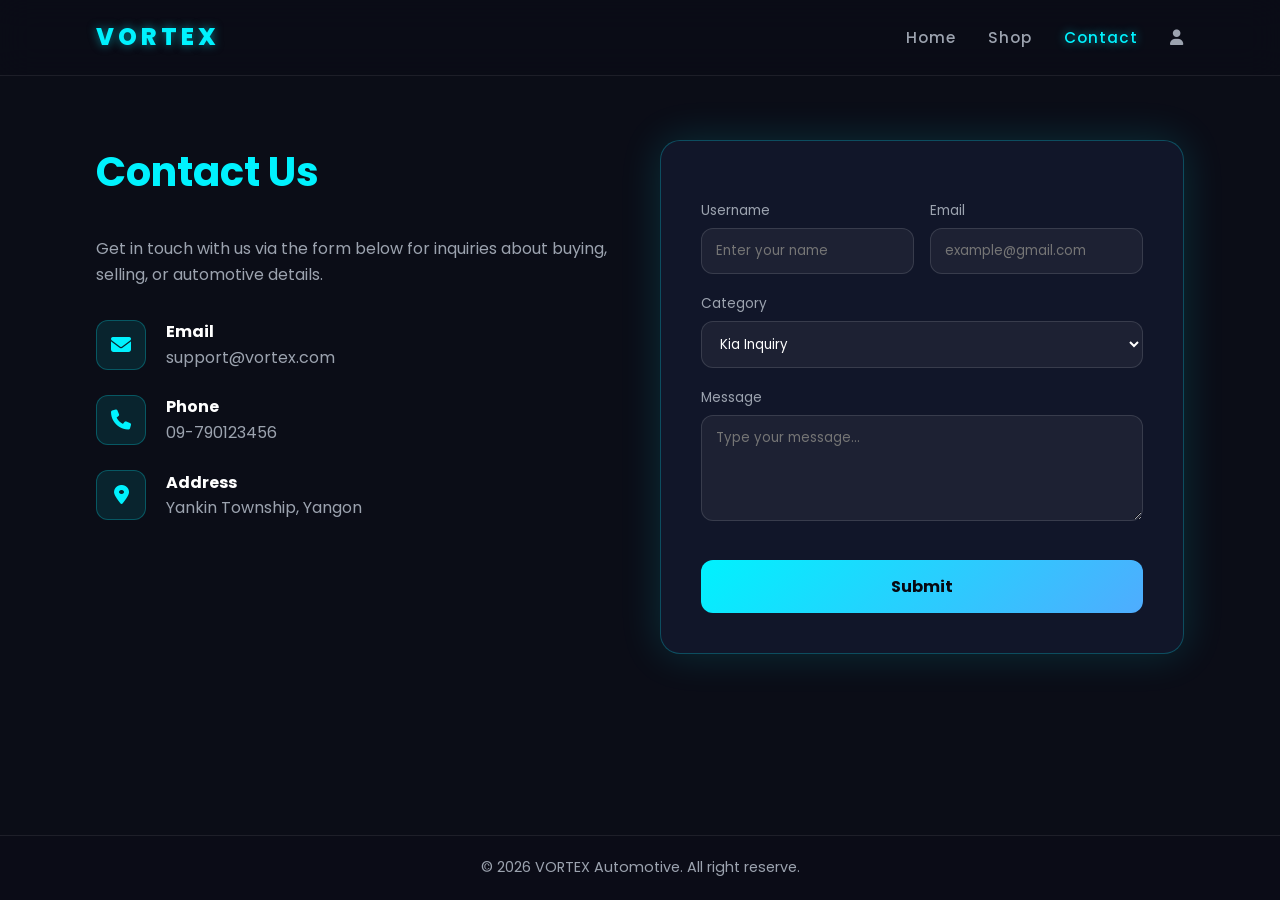
<file: website_project_hw/contant.html>
<!DOCTYPE html>
<html lang="en">
<head>
    <meta charset="UTF-8">
    <meta name="viewport" content="width=device-width, initial-scale=1.0">
    <title>Contact</title>
    <link rel="stylesheet" href="css/style.css">
    <link rel="stylesheet" href="https://cdnjs.cloudflare.com/ajax/libs/font-awesome/6.5.1/css/all.min.css" />
</head>
<body>
    <header>
        <nav>
            <a href="index.html" class="logo">VORTEX</a>

            <ul class="navbar">
                <li><a href="index.html">Home</a></li>
                <li><a href="shop.html">Shop</a></li>
                <li><a href="contant.html" class="active">Contact</a></li>
               <li><a href="profile.html"><i class="fa-solid fa-user"></i></a></li>
            </ul>
        </nav>
    </header>

    <main>
        <section id="contact_section">
            <div class="contact_container">
                <div class="left">
                    <h1>Contact Us</h1>
                    <p><p>Get in touch with us via the form below for inquiries about buying, selling, or automotive details.</p></p>

                    <div class="info_item">
                        <i class="fa-solid fa-envelope"></i>
                        <div class="info_text">
                            <h4>Email</h4>
                            <p>support@vortex.com</p>
                        </div>
                    </div>

                    <div class="info_item">
                        <i class="fa-solid fa-phone"></i>
                        <div class="info_text">
                            <h4>Phone</h4>
                            <p>09-790123456</p>
                        </div>
                    </div>

                    <div class="info_item">
                        <i class="fa-solid fa-location-dot"></i>
                        <div class="info_text">
                            <h4>Address</h4>
                            <p>Yankin Township, Yangon</p>
                        </div>
                    </div>
                </div>

                <div class="right">
                    <form>
                        <div class="first">
                            <div class="form_group">
                                <label>Username</label>
                                <input type="text" placeholder="Enter your name" required>
                            </div>

                            <div class="form_group">
                                <label>Email</label>
                                <input type="email" placeholder="example@gmail.com" required>
                            </div>
                        </div>

                        <div class="form_group">
                            <label>Category</label>
                            <select>
                                <option>Kia Inquiry</option>
                                <option>IM Inquiry</option>
                                <option>EV Inquiry</option>
                                <option>Sell My Car</option>
                            </select>
                        </div>

                        <div class="form_group">
                            <label>Message</label>
                            <textarea rows="4" placeholder="Type your message..." required></textarea>
                        </div>

                        <button type="submit">Submit</button>
                    </form>
                </div>
            </div>
        </section>
    </main>

    <footer>
        <p>&copy; 2026 VORTEX Automotive. All right reserve.</p>
    </footer>
</body>
</html>
</file>
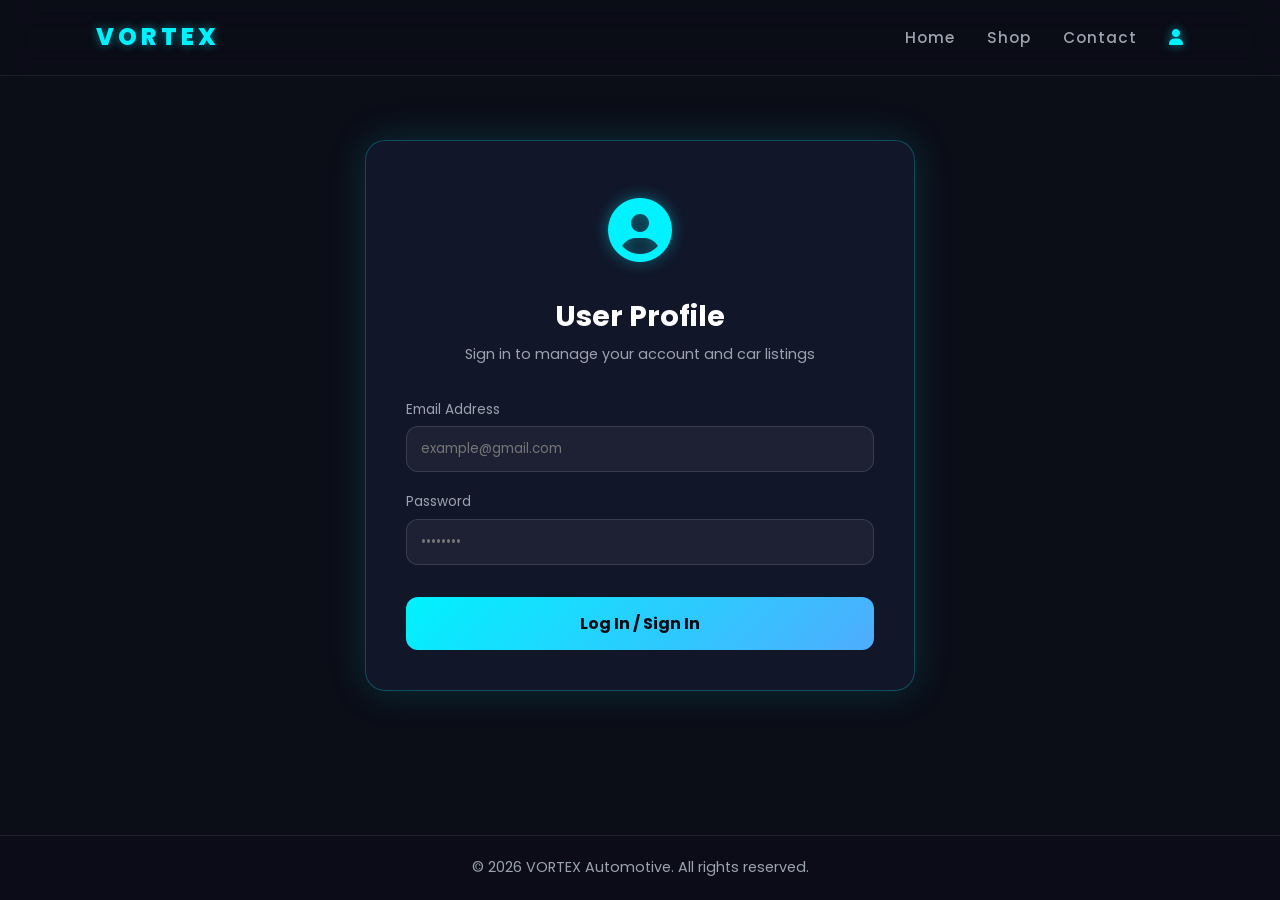
<file: website_project_hw/profile.html>
<!DOCTYPE html>
<html lang="en">
<head>
    <meta charset="UTF-8">
    <meta name="viewport" content="width=device-width, initial-scale=1.0">
    <title>Profile - VORTEX</title>
    <link rel="stylesheet" href="css/style.css">
    <link rel="stylesheet" href="https://cdnjs.cloudflare.com/ajax/libs/font-awesome/6.5.1/css/all.min.css" />
</head>
<body>
    <header>
        <nav>
            <a href="index.html" class="logo">VORTEX</a>

            <ul class="navbar">
                <li><a href="index.html">Home</a></li>
                <li><a href="shop.html">Shop</a></li>
                <li><a href="contant.html">Contact</a></li>
                <li><a href="profile.html" class="profile-icon active"><i class="fa-solid fa-user"></i></a></li>
            </ul>
        </nav>
    </header>

    <main>
        <section id="contact_section">
            <div class="contact_container profile-page-container">
                <div class="right">
                    
                    <!-- Profile Header -->
                    <div class="profile-header-box">
                        <div class="profile-avatar-icon">
                            <i class="fa-solid fa-user-circle"></i>
                        </div>
                        <h1>User Profile</h1>
                        <p>Sign in to manage your account and car listings</p>
                    </div>

                    <!-- Login Form -->
                    <form>
                        <div class="form_group">
                            <label>Email Address</label>
                            <input type="email" placeholder="example@gmail.com" required>
                        </div>

                        <div class="form_group">
                            <label>Password</label>
                            <input type="password" placeholder="••••••••" required>
                        </div>

                        <button type="submit">Log In / Sign In</button>
                    </form>

                </div>
            </div>
        </section>
    </main>

    <footer>
        <p>&copy; 2026 VORTEX Automotive. All rights reserved.</p>
    </footer>
</body>
</html>
</file>
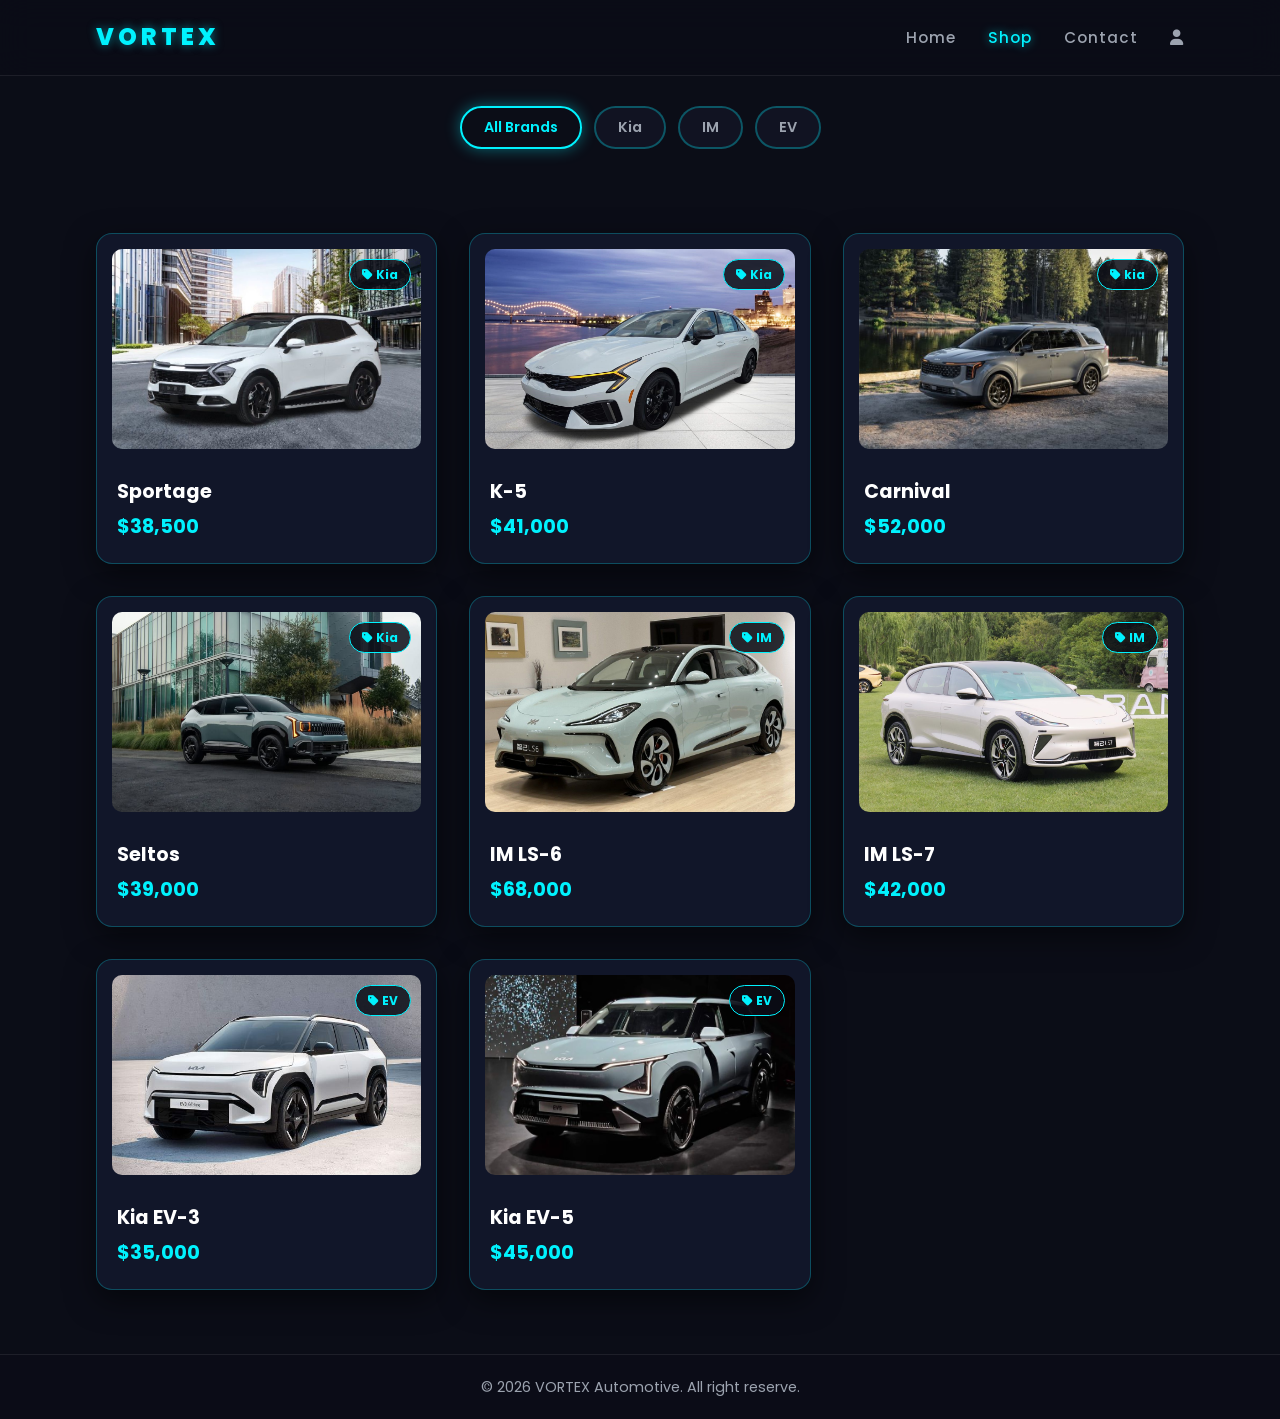
<file: website_project_hw/shop.html>
<!DOCTYPE html>
<html lang="en">
<head>
    <meta charset="UTF-8">
    <meta name="viewport" content="width=device-width, initial-scale=1.0">
    <title>Shop - VORTEX</title>
    <link rel="stylesheet" href="css/style.css">
    <link rel="stylesheet" href="https://cdnjs.cloudflare.com/ajax/libs/font-awesome/6.5.1/css/all.min.css" />
    
</head>

<body>
    <input type="radio" name="brand-filter" id="all" class="filter-radio" checked>
    <input type="radio" name="brand-filter" id="kia" class="filter-radio">
    <input type="radio" name="brand-filter" id="im" class="filter-radio">
    <input type="radio" name="brand-filter" id="ev" class="filter-radio">

    <input type="radio" name="modal-group" id="modal-car1" class="modal-radio">
    <input type="radio" name="modal-group" id="modal-car2" class="modal-radio">
    <input type="radio" name="modal-group" id="modal-car3" class="modal-radio">
    <input type="radio" name="modal-group" id="modal-car4" class="modal-radio">
    <input type="radio" name="modal-group" id="modal-car5" class="modal-radio">
    <input type="radio" name="modal-group" id="modal-car6" class="modal-radio">
    <input type="radio" name="modal-group" id="modal-car7" class="modal-radio">
    <input type="radio" name="modal-group" id="modal-car8" class="modal-radio">
    
    <input type="radio" name="modal-group" id="modal-close" class="modal-radio" checked>

    <header>
        <nav>
            <a href="index.html" class="logo">VORTEX</a>

            <ul class="navbar">
                <li><a href="index.html">Home</a></li>
                <li><a href="shop.html" class="active">Shop</a></li>
                <li><a href="contant.html">Contact</a></li>
                <li><a href="profile.html"><i class="fa-solid fa-user"></i></a></li>
            </ul>
        </nav>
    </header>

    <main>
       
        <div class="filter-container">
            <label for="all" class="filter-btn">All Brands</label>
            <label for="kia" class="filter-btn">Kia</label>
            <label for="im" class="filter-btn">IM</label>
            <label for="ev" class="filter-btn">EV</label>
        </div>

        <section id="product">
            <div class="product_cotainer">
                
            
                <div class="card kia">
                    <div class="image">
                        <label for="modal-car1">
                            <img src="images/slide10.jpg" alt="Kia">
                        </label>
                        <span><i class="fa-solid fa-tag"></i> Kia</span>
                    </div>
                    <div class="details">
                        <h2>Sportage</h2>
                        <p>$38,500</p>
                    </div>
                </div>

                <div class="card kia">
                    <div class="image">
                        <label for="modal-car2">
                            <img src="images/slide4.jpg" alt="Kia">
                        </label>
                        <span><i class="fa-solid fa-tag"></i> Kia</span>
                    </div>
                    <div class="details">
                        <h2>K-5</h2>
                        <p>$41,000</p>
                    </div>
                </div>

                <div class="card kia">
                    <div class="image">
                        <label for="modal-car3">
                            <img src="images/slide5.jpg" alt="Kia">
                        </label>
                        <span><i class="fa-solid fa-tag"></i> kia</span>
                    </div>
                    <div class="details">
                        <h2>Carnival</h2>
                        <p>$52,000</p>
                    </div>
                </div>

                <div class="card kia">
                    <div class="image">
                        <label for="modal-car4">
                            <img src="images/slide2.jpg" alt="Kia">
                        </label>
                        <span><i class="fa-solid fa-tag"></i> Kia</span>
                    </div>
                    <div class="details">
                        <h2>Seltos</h2>
                        <p>$39,000</p>
                    </div>
                </div>

                <div class="card im">
                    <div class="image">
                        <label for="modal-car5">
                            <img src="images/slide6.jpg" alt="IM">
                        </label>
                        <span><i class="fa-solid fa-tag"></i> IM</span>
                    </div>
                    <div class="details">
                        <h2>IM LS-6</h2>
                        <p>$68,000</p>
                    </div>
                </div>

            
                <div class="card im">
                    <div class="image">
                        <label for="modal-car6">
                            <img src="images/slide7.jpg" alt="IM">
                        </label>
                        <span><i class="fa-solid fa-tag"></i> IM</span>
                    </div>
                    <div class="details">
                        <h2>IM LS-7</h2>
                        <p>$42,000</p>
                    </div>
                </div>
<div class="card kia ev">
     <div class="image">
                        <label for="modal-car6">
                            <img src="images/slide8.jpg" alt="Kia">
                        </label>
                        <span><i class="fa-solid fa-tag"></i> EV</span>
                    </div>
                    <div class="details">
                        <h2>Kia EV-3</h2>
                        <p>$35,000</p>
                    </div>
                </div>


            <div class="card kia ev">
     <div class="image">
                        <label for="modal-car6">
                            <img src="images/slide9.jpg" alt="Kia">
                        </label>
                        <span><i class="fa-solid fa-tag"></i> EV</span>
                    </div>
                    <div class="details">
                        <h2>Kia EV-5</h2>
                        <p>$45,000</p>
                    </div>
                </div>

            </div>
        </section>
    </main>


   <div class="modal-overlay modal-overlay-1">
        <div class="modal-content">
            <label for="modal-close" class="modal-close">&times;</label>
            <img src="images/slide10.jpg" alt="Sportage" class="modal-img">
            <div class="modal-details">
                <h2>Sportage</h2>
                <p>Dynamic compact SUV featuring tiger-nose grille design, premium dual panoramic displays, and advanced smart driver assistance systems.</p>
                <div class="modal-specs">
                    <div><span>Price</span><strong>$38,500</strong></div>
                    <div><span>Type</span><strong>SUV / Hybrid</strong></div>
                    <div><span>Year</span><strong>2024</strong></div>
                    <div><span>Mileage</span><strong>1,200 km</strong></div>
                </div>
            </div>
        </div>
    </div>

  
    <div class="modal-overlay modal-overlay-2">
        <div class="modal-content">
            <label for="modal-close" class="modal-close">&times;</label>
            <img src="images/slide4.jpg" alt="K-5" class="modal-img">
            <div class="modal-details">
                <h2>K-5</h2>
                <p>Sleek fastback sports sedan with aggressive LED daytime running lights, turbocharged performance, and luxurious driver-focused cockpit.</p>
                <div class="modal-specs">
                    <div><span>Price</span><strong>$41,000</strong></div>
                    <div><span>Type</span><strong>Sedan</strong></div>
                    <div><span>Year</span><strong>2024</strong></div>
                    <div><span>Mileage</span><strong>800 km</strong></div>
                </div>
            </div>
        </div>
    </div>


    <div class="modal-overlay modal-overlay-3">
        <div class="modal-content">
            <label for="modal-close" class="modal-close">&times;</label>
            <img src="images/slide5.jpg" alt="Carnival" class="modal-img">
            <div class="modal-details">
                <h2>Carnival</h2>
                <p>Grand utility vehicle offering first-class relaxation seats, dual power sunroofs, and immense cargo capacity for family adventures.</p>
                <div class="modal-specs">
                    <div><span>Price</span><strong>$52,000</strong></div>
                    <div><span>Type</span><strong>MPV / Luxury</strong></div>
                    <div><span>Year</span><strong>2024</strong></div>
                    <div><span>Mileage</span><strong>500 km</strong></div>
                </div>
            </div>
        </div>
    </div>

    <div class="modal-overlay modal-overlay-4">
        <div class="modal-content">
            <label for="modal-close" class="modal-close">&times;</label>
            <img src="images/slide2.jpg" alt="Seltos" class="modal-img">
            <div class="modal-details">
                <h2>Seltos</h2>
                <p>Bold subcompact urban SUV built for agile city maneuvering with high ground clearance, modern infotainment, and fuel efficiency.</p>
                <div class="modal-specs">
                    <div><span>Price</span><strong>$39,000</strong></div>
                    <div><span>Type</span><strong>Compact SUV</strong></div>
                    <div><span>Year</span><strong>2024</strong></div>
                    <div><span>Mileage</span><strong>1,500 km</strong></div>
                </div>
            </div>
        </div>
    </div>

    <div class="modal-overlay modal-overlay-5">
        <div class="modal-content">
            <label for="modal-close" class="modal-close">&times;</label>
            <img src="images/slide6.jpg" alt="IM LS-6" class="modal-img">
            <div class="modal-details">
                <h2>IM LS-6</h2>
                <p>Ultra-aerodynamic electric coupe SUV equipped with digital intelligent cockpit, high-performance dual-motor AWD, and rapid charging.</p>
                <div class="modal-specs">
                    <div><span>Price</span><strong>$68,000</strong></div>
                    <div><span>Type</span><strong>Luxury Electric</strong></div>
                    <div><span>Year</span><strong>2024</strong></div>
                    <div><span>Range</span><strong>700 km</strong></div>
                </div>
            </div>
        </div>
    </div>

    <div class="modal-overlay modal-overlay-6">
        <div class="modal-content">
            <label for="modal-close" class="modal-close">&times;</label>
            <img src="images/slide7.jpg" alt="IM LS-7" class="modal-img">
            <div class="modal-details">
                <h2>IM LS-7</h2>
                <p>Flagship luxury mid-size electric SUV featuring panoramic dome glass windshield, zero-gravity executive seats, and AI-driven chassis control.</p>
                <div class="modal-specs">
                    <div><span>Price</span><strong>$42,000</strong></div>
                    <div><span>Type</span><strong>Luxury Electric</strong></div>
                    <div><span>Year</span><strong>2024</strong></div>
                    <div><span>Range</span><strong>625 km</strong></div>
                </div>
            </div>
        </div>
    </div>


    <div class="modal-overlay modal-overlay-7">
        <div class="modal-content">
            <label for="modal-close" class="modal-close">&times;</label>
            <img src="images/slide8.jpg" alt="Kia EV-3" class="modal-img">
            <div class="modal-details">
                <h2>Kia EV-3</h2>
                <p>Compact all-electric SUV designed with sustainable eco-friendly interior materials, futuristic geometric styling, and smart connectivity.</p>
                <div class="modal-specs">
                    <div><span>Price</span><strong>$35,000</strong></div>
                    <div><span>Type</span><strong>Electric (EV)</strong></div>
                    <div><span>Year</span><strong>2024</strong></div>
                    <div><span>Range</span><strong>460 km</strong></div>
                </div>
            </div>
        </div>
    </div>


    <div class="modal-overlay modal-overlay-8">
        <div class="modal-content">
            <label for="modal-close" class="modal-close">&times;</label>
            <img src="images/slide9.jpg" alt="Kia EV-5" class="modal-img">
            <div class="modal-details">
                <h2>Kia EV-5</h2>
                <p>Next-gen family electric SUV built on E-GMP platform featuring versatile modular cabin space and ultra-fast 800V charging capability.</p>
                <div class="modal-specs">
                    <div><span>Price</span><strong>$45,000</strong></div>
                    <div><span>Type</span><strong>Electric (EV)</strong></div>
                    <div><span>Year</span><strong>2024</strong></div>
                    <div><span>Range</span><strong>530 km</strong></div>
                </div>
            </div>
        </div>
    </div>

    <footer>
        <p>&copy; 2026 VORTEX Automotive. All right reserve.</p>
    </footer>
</body>
</html>
</file>
<file: website_project_hw/css/style.css>
@import url('https://fonts.googleapis.com/css2?family=Poppins:wght@300;400;500;600;700;800;900&display=swap');

* {
  box-sizing: border-box;
  margin: 0;
  padding: 0;
  font-family: 'Poppins', sans-serif;
}

html {
  scroll-behavior: smooth;
}

:root {
  --bg-dark: #0b0d17;
  --bg-card: rgba(20, 26, 48, 0.75);
  --neon-cyan: #00f2fe;
  --neon-blue: #4facfe;
  --neon-purple: #7f00ff;
  --text-main: #f3f4f6;
  --text-muted: #9ca3af;
  --border-glow: rgba(0, 242, 254, 0.25);
}

body {
  background-color: var(--bg-dark);
  color: var(--text-main);
  line-height: 1.6;
  min-height: 100vh;
  display: flex;
  flex-direction: column;
}


header {
  position: sticky;
  top: 0;
  z-index: 100;
  width: 100%;
  background: rgba(11, 13, 23, 0.92);
  backdrop-filter: blur(16px);
  border-bottom: 1px solid rgba(255, 255, 255, 0.08);
  display: flex;
  justify-content: center;
}

nav {
  width: 85%;
  max-width: 1280px;
  display: flex;
  justify-content: space-between;
  align-items: center;
  height: 75px;
}

.logo {
  font-size: 1.5rem;
  font-weight: 800;
  letter-spacing: 4px;
  color: var(--neon-cyan);
  text-decoration: none;
  text-shadow: 0 0 10px rgba(0, 242, 254, 0.5);
}

.navbar {
  display: flex;
  gap: 2rem;
  list-style: none;
}

.navbar a {
  color: var(--text-muted);
  text-decoration: none;
  font-size: 0.95rem;
  font-weight: 500;
  letter-spacing: 1px;
  transition: all 0.3s ease;
  padding: 0.3rem 0;
}

.navbar a:hover,
.navbar .active {
  color: var(--neon-cyan);
  text-shadow: 0 0 10px rgba(0, 242, 254, 0.6);
}


#slider {
  width: 100%;
  padding: 2rem 0;
  display: flex;
  justify-content: center;
}

#slider .swiper,
#slider .mySwiper {
  width: 85%;
  max-width: 1200px;
  height: 420px;
  border-radius: 24px;
  overflow: hidden;
  box-shadow: 0 20px 50px rgba(0, 0, 0, 0.8), 0 0 30px rgba(0, 242, 254, 0.15);
  border: 1px solid rgba(255, 255, 255, 0.1);
}


#slider .swiper-slide {
  width: 100%;
  height: 100%;
}

#slider .swiper-slide img {
  width: 100%;
  height: 100%;
  object-fit: cover;
}


#about_us {
  width: 100%;
  padding: 4rem 0;
  display: flex;
  justify-content: center;
}

.about_container {
  width: 85%;
  max-width: 1200px;
  display: grid;
  grid-template-columns: repeat(2, 1fr);
  gap: 3rem;
  align-items: center;
}

.about_container img {
  width: 100%;
  border-radius: 20px;
  border: 1px solid var(--border-glow);
}

.about_container small {
  color: var(--neon-cyan);
  font-weight: bold;
  text-transform: uppercase;
  letter-spacing: 2px;
}

.about_container h1 {
  font-size: 2.5rem;
  color: #fff;
  margin: 10px 0 20px;
}

.about_container p {
  color: var(--text-muted);
  line-height: 1.8;
}


#service_section {
  padding: 60px 20px;
  text-align: center;
}

.service_container h1 {
  font-size: 2.5rem;
  color: #fff;
  margin-bottom: 10px;
}

.service_container>p {
  color: var(--text-muted, #aaa);
  margin-bottom: 40px;
}

.service_card {
  display: flex;
  justify-content: center;
  gap: 60px;
  flex-wrap: wrap;
  max-width: 1200px;
  margin: 0 auto;
}

.service_card .card {
  background: #111322;
  border: 2px solid rgba(0, 242, 254, 0.2);
  border-radius: 16px;
  padding: 30px;
  width: 300px;
  text-align: left;
  transition: all 0.3s ease;
  box-shadow: 0 4px 20px rgba(0, 0, 0, 0.5);
  display: block;
}

.service_card .card:hover {
  border-color: var(--neon-cyan, #00f2fe);
  transform: translateY(-5px);
  box-shadow: 0 0 20px rgba(0, 242, 254, 0.4);
}

.service_card .card i {
  font-size: 2.5rem;
  color: var(--neon-cyan, #00f2fe);
  margin-bottom: 20px;
}

.service_card .card h1 {
  font-size: 1.25rem;
  color: #fff;
  margin-bottom: 10px;
}

.service_card .card p {
  color: var(--text-muted, #aaa);
  font-size: 0.95rem;
  line-height: 1.5;
}


#product {
  width: 100%;
  padding: 4rem 0;
  display: flex;
  justify-content: center;
}

.product_cotainer {
  width: 85%;
  max-width: 1200px;
  display: grid;
  grid-template-columns: repeat(3, 1fr);
  gap: 2rem;
}

.product_cotainer .card {
  background: var(--bg-card);
  border: 1px solid var(--border-glow);
  box-shadow: 0 10px 30px rgba(0, 0, 0, 0.5);
  padding: 15px;
  border-radius: 16px;
  transition: 0.3s;
}

.product_cotainer .card:hover {
  transform: translateY(-5px);
  border-color: var(--neon-cyan);
}

.product_cotainer .card .image {
  position: relative;
}

.product_cotainer .card img {
  width: 100%;
  height: 200px;
  object-fit: cover;
  border-radius: 10px;
}

.product_cotainer .card .image span {
  padding: 5px 12px;
  background: rgba(11, 13, 23, 0.85);
  border: 1px solid var(--neon-cyan);
  color: var(--neon-cyan);
  border-radius: 20px;
  position: absolute;
  top: 10px;
  right: 10px;
  font-size: 0.75rem;
  font-weight: bold;
}

.product_cotainer .details {
  padding: 15px 5px 5px;
}

.product_cotainer .details small {
  color: var(--text-muted);
  font-weight: 600;
}

.product_cotainer .details h2 {
  font-size: 1.2rem;
  margin: 5px 0;
  color: #fff;
}

.product_cotainer .details p {
  font-size: 1.2rem;
  color: var(--neon-cyan);
  font-weight: bold;
}

.card .image img {
  cursor: pointer;
  transition: transform 0.3s ease;
}

.card .image img:hover {
  transform: scale(1.05);
}


.filter-radio,
.modal-radio {
  display: none;
}


.filter-container {
  display: flex;
  justify-content: center;
  flex-wrap: wrap;
  gap: 12px;
  margin: 30px 0 20px 0;
  padding: 0 15px;
}

.filter-btn {
  background-color: #111322;
  color: var(--text-muted);
  border: 2px solid rgba(0, 242, 254, 0.3);
  padding: 8px 22px;
  border-radius: 30px;
  cursor: pointer;
  font-weight: 600;
  font-size: 0.9rem;
  transition: all 0.3s ease;
  display: inline-block;
}

.filter-btn:hover {
  color: var(--neon-cyan);
  border-color: var(--neon-cyan);
  box-shadow: 0 0 15px rgba(0, 242, 254, 0.4);
}


#all:checked~main .filter-container label[for="all"],
#toyota:checked~main .filter-container label[for="toyota"],
#kia:checked~main .filter-container label[for="kia"],
#im:checked~main .filter-container label[for="im"],
#ev:checked~main .filter-container label[for="ev"] {
  background-color: transparent;
  color: var(--neon-cyan);
  border-color: var(--neon-cyan);
  box-shadow: 0 0 15px rgba(0, 242, 254, 0.4);
}


.card {
  display: none;
}


#all:checked~main .product_cotainer .card {
  display: block;
}


#toyota:checked~main .product_cotainer .card.toyota {
  display: block;
}


#kia:checked~main .product_cotainer .card.kia {
  display: block;
}


#im:checked~main .product_cotainer .card.im {
  display: block;
}


#ev:checked~main .product_cotainer .card.ev {
  display: block;
}


.card .image label {
  cursor: pointer;
  display: block;
}

.card .image img {
  width: 100%;
  height: 200px;
  object-fit: cover;
  transition: transform 0.3s ease;
}

.card .image img:hover {
  transform: scale(1.05);
}


.modal-overlay {
  position: fixed;
  top: 0;
  left: 0;
  width: 100%;
  height: 100%;
  background-color: rgba(8, 9, 17, 0.85);
  backdrop-filter: blur(8px);
  display: none;
  justify-content: center;
  align-items: center;
  z-index: 1000;
  padding: 20px;
}


#modal-car1:checked~.modal-overlay-1,
#modal-car2:checked~.modal-overlay-2,
#modal-car3:checked~.modal-overlay-3,
#modal-car4:checked~.modal-overlay-4,
#modal-car5:checked~.modal-overlay-5,
#modal-car6:checked~.modal-overlay-6 {
  display: flex;
}

.modal-content {
  background: #111322;
  border: 2px solid var(--neon-cyan);
  border-radius: 16px;
  max-width: 600px;
  width: 100%;
  padding: 30px;
  position: relative;
  box-shadow: 0 0 30px rgba(0, 242, 254, 0.3);
  color: #fff;
}

.modal-close {
  position: absolute;
  top: 15px;
  right: 20px;
  color: #fff;
  font-size: 1.5rem;
  cursor: pointer;
  transition: color 0.3s;
}

.modal-close:hover {
  color: var(--neon-cyan);
}

.modal-img {
  width: 100%;
  height: 250px;
  object-fit: cover;
  border-radius: 10px;
  margin-bottom: 20px;
  border: 1px solid rgba(255, 255, 255, 0.1);
}

.modal-details h2 {
  font-size: 1.6rem;
  margin-bottom: 10px;
  color: var(--neon-cyan);
}

.modal-details p {
  color: var(--text-muted);
  line-height: 1.6;
  margin-bottom: 15px;
}

.modal-specs {
  display: grid;
  grid-template-columns: 1fr 1fr;
  gap: 10px;
  background: rgba(0, 0, 0, 0.3);
  padding: 15px;
  border-radius: 8px;
  margin-bottom: 20px;
}

.modal-specs div span {
  display: block;
  font-size: 0.85rem;
  color: var(--text-muted);
}

.modal-specs div strong {
  font-size: 1rem;
  color: #fff;
}

#contact_section {
  width: 100%;
  padding: 4rem 0;
  display: flex;
  justify-content: center;
}

.contact_container {
  width: 85%;
  max-width: 1200px;
  display: grid;
  grid-template-columns: repeat(2, 1fr);
  gap: 40px;
  align-items: start;
}

.contact_container .left h1 {
  font-size: 2.5rem;
  color: var(--neon-cyan);
  margin-bottom: 1rem;
}

.contact_container .left p {
  color: var(--text-muted);
  margin-bottom: 2rem;
}

.contact_container .left .info_item {
  display: flex;
  align-items: center;
  gap: 20px;
  margin-bottom: 1.5rem;
}

.contact_container .left .info_item i {
  font-size: 20px;
  color: var(--neon-cyan);
  padding: 14px;
  background: rgba(0, 242, 254, 0.1);
  border: 1px solid var(--border-glow);
  border-radius: 12px;
  width: 50px;
  text-align: center;
}

.contact_container .left .info_item h4 {
  color: #fff;
}

.contact_container .left .info_item p {
  margin-bottom: 0;
  color: var(--text-muted);
}

.contact_container .right {
  width: 100%;
  padding: 2.5rem;
  border-radius: 20px;
  box-shadow: 0 0 40px rgba(0, 242, 254, 0.15);
  border: 1px solid var(--border-glow);
  background: var(--bg-card);
}

.contact_container .form_group {
  margin-top: 1.2rem;
}

.contact_container .form_group label {
  display: block;
  margin-bottom: 6px;
  font-size: 0.85rem;
  color: var(--text-muted);
}

.contact_container .form_group input,
.contact_container .form_group select,
.contact_container .form_group textarea {
  width: 100%;
  padding: 12px 14px;
  background: rgba(255, 255, 255, 0.05);
  border-radius: 12px;
  border: 1px solid rgba(255, 255, 255, 0.12);
  color: #fff;
  outline: none;
}

.contact_container .form_group input:focus,
.contact_container .form_group select:focus,
.contact_container .form_group textarea:focus {
  border-color: var(--neon-cyan);
}

.contact_container .form_group select option {
  background-color: #0b0d17;
  color: #fff;
}

.contact_container .right button {
  width: 100%;
  padding: 14px;
  background: linear-gradient(135deg, var(--neon-cyan), var(--neon-blue));
  border-radius: 12px;
  color: #080911;
  font-size: 1rem;
  font-weight: 700;
  cursor: pointer;
  transition: 0.3s;
  margin-top: 2rem;
  border: none;
}

.contact_container .right button:hover {
  opacity: 0.9;
  box-shadow: 0 0 20px rgba(0, 242, 254, 0.4);
}

.contact_container .right .first {
  display: grid;
  grid-template-columns: repeat(2, 1fr);
  gap: 1rem;
}

.profile-page-container {
  grid-template-columns: 1fr !important;
  max-width: 550px !important;
  margin: 0 auto !important;
}

.profile-header-box {
  text-align: center;
  margin-bottom: 2rem;
}

.profile-avatar-icon {
  font-size: 4rem;
  color: var(--neon-cyan);
  margin-bottom: 10px;
  text-shadow: 0 0 15px rgba(0, 242, 254, 0.4);
}

.profile-header-box h1 {
  font-size: 1.8rem;
  color: #fff;
  margin-bottom: 4px;
}

.profile-header-box p {
  color: var(--text-muted);
  font-size: 0.9rem;
}


.navbar a.profile-icon {
  font-size: 1rem;
  display: inline-flex;
  align-items: center;
  justify-content: center;
}


footer {
  width: 100%;
  background: rgba(11, 13, 23, 0.92);
  display: flex;
  align-items: center;
  justify-content: center;
  height: 65px;
  border-top: 1px solid rgba(255, 255, 255, 0.08);
  color: var(--text-muted);
  font-size: 0.9rem;
  margin-top: auto;
}


@media(max-width: 900px) {

  .about_container,
  .contact_container,
  .product_cotainer,
  .service_card {
    grid-template-columns: 1fr 1fr;
  }

  .navbar {
    display: none;
  }
}

@media(max-width: 600px) {

  .about_container,
  .contact_container,
  .product_cotainer,
  .service_card {
    grid-template-columns: 1fr;
  }

  .navbar {
    display: none;
  }
}
</file>
